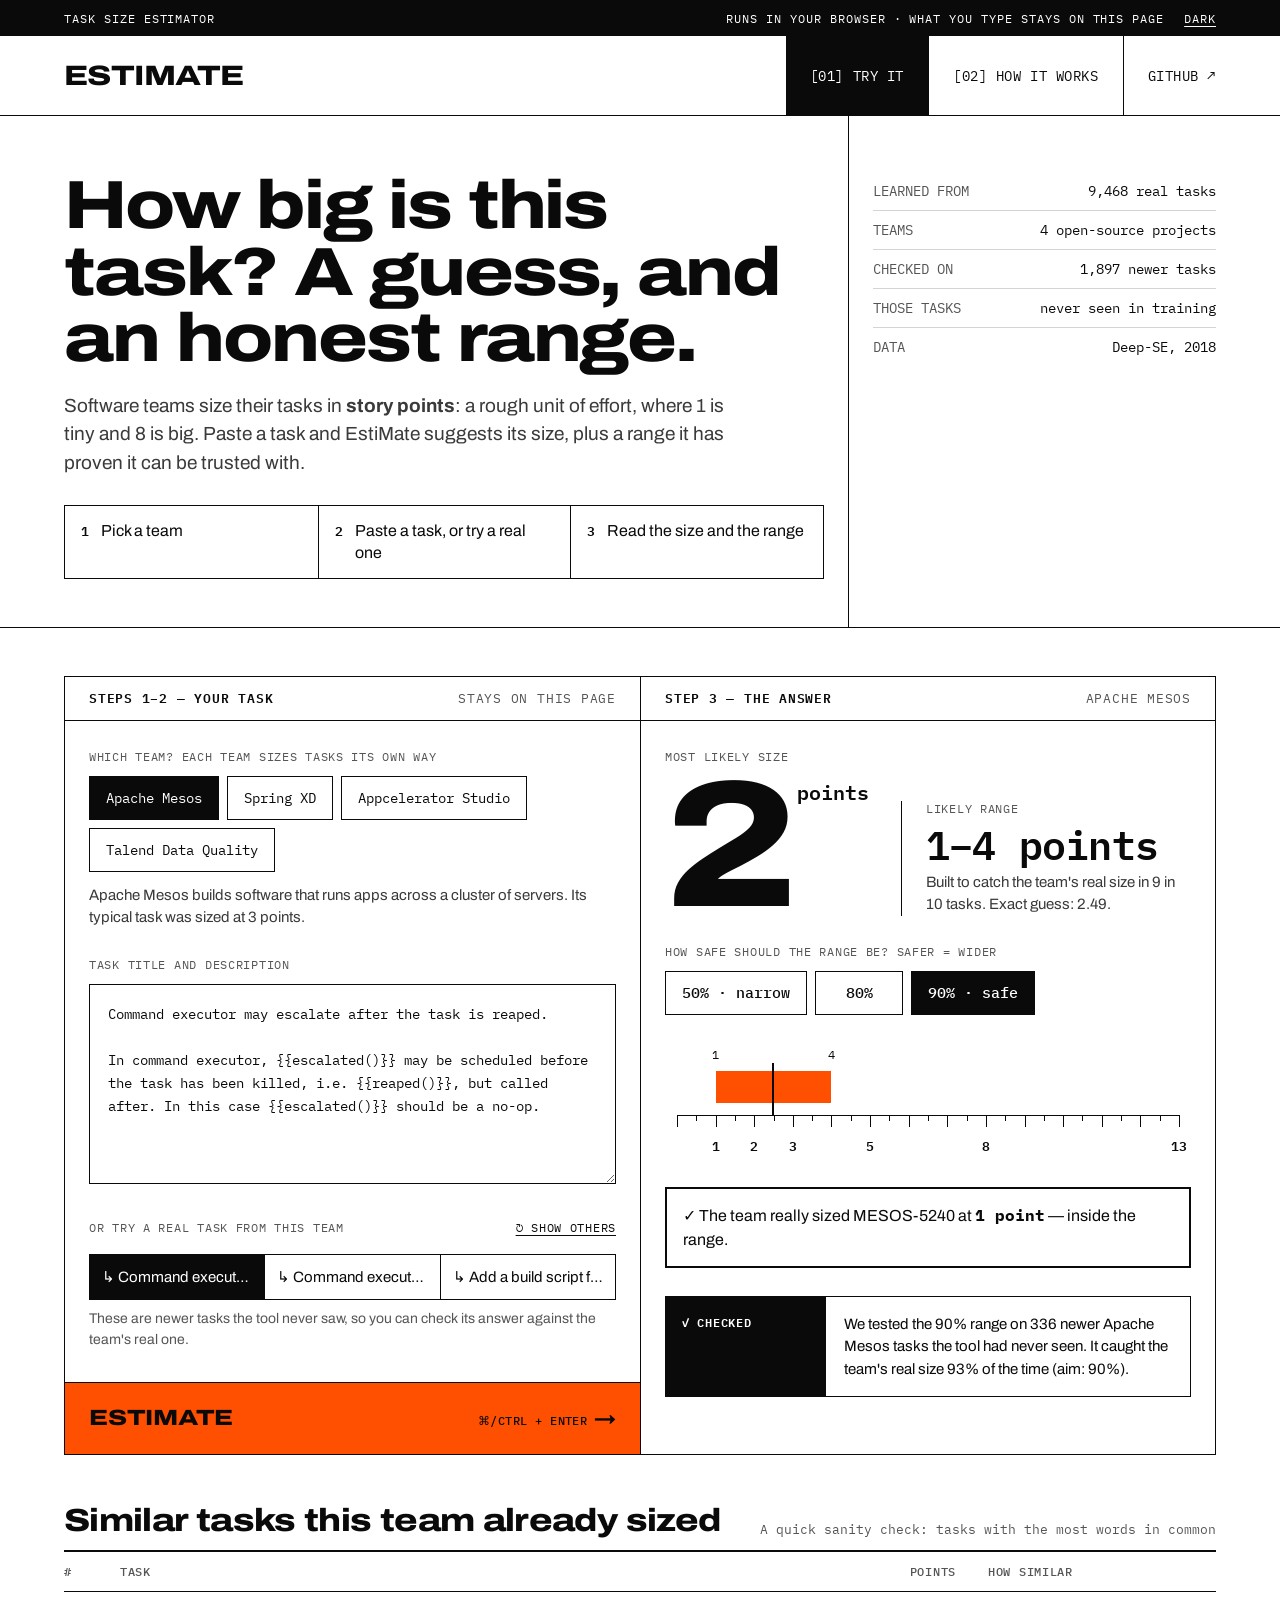
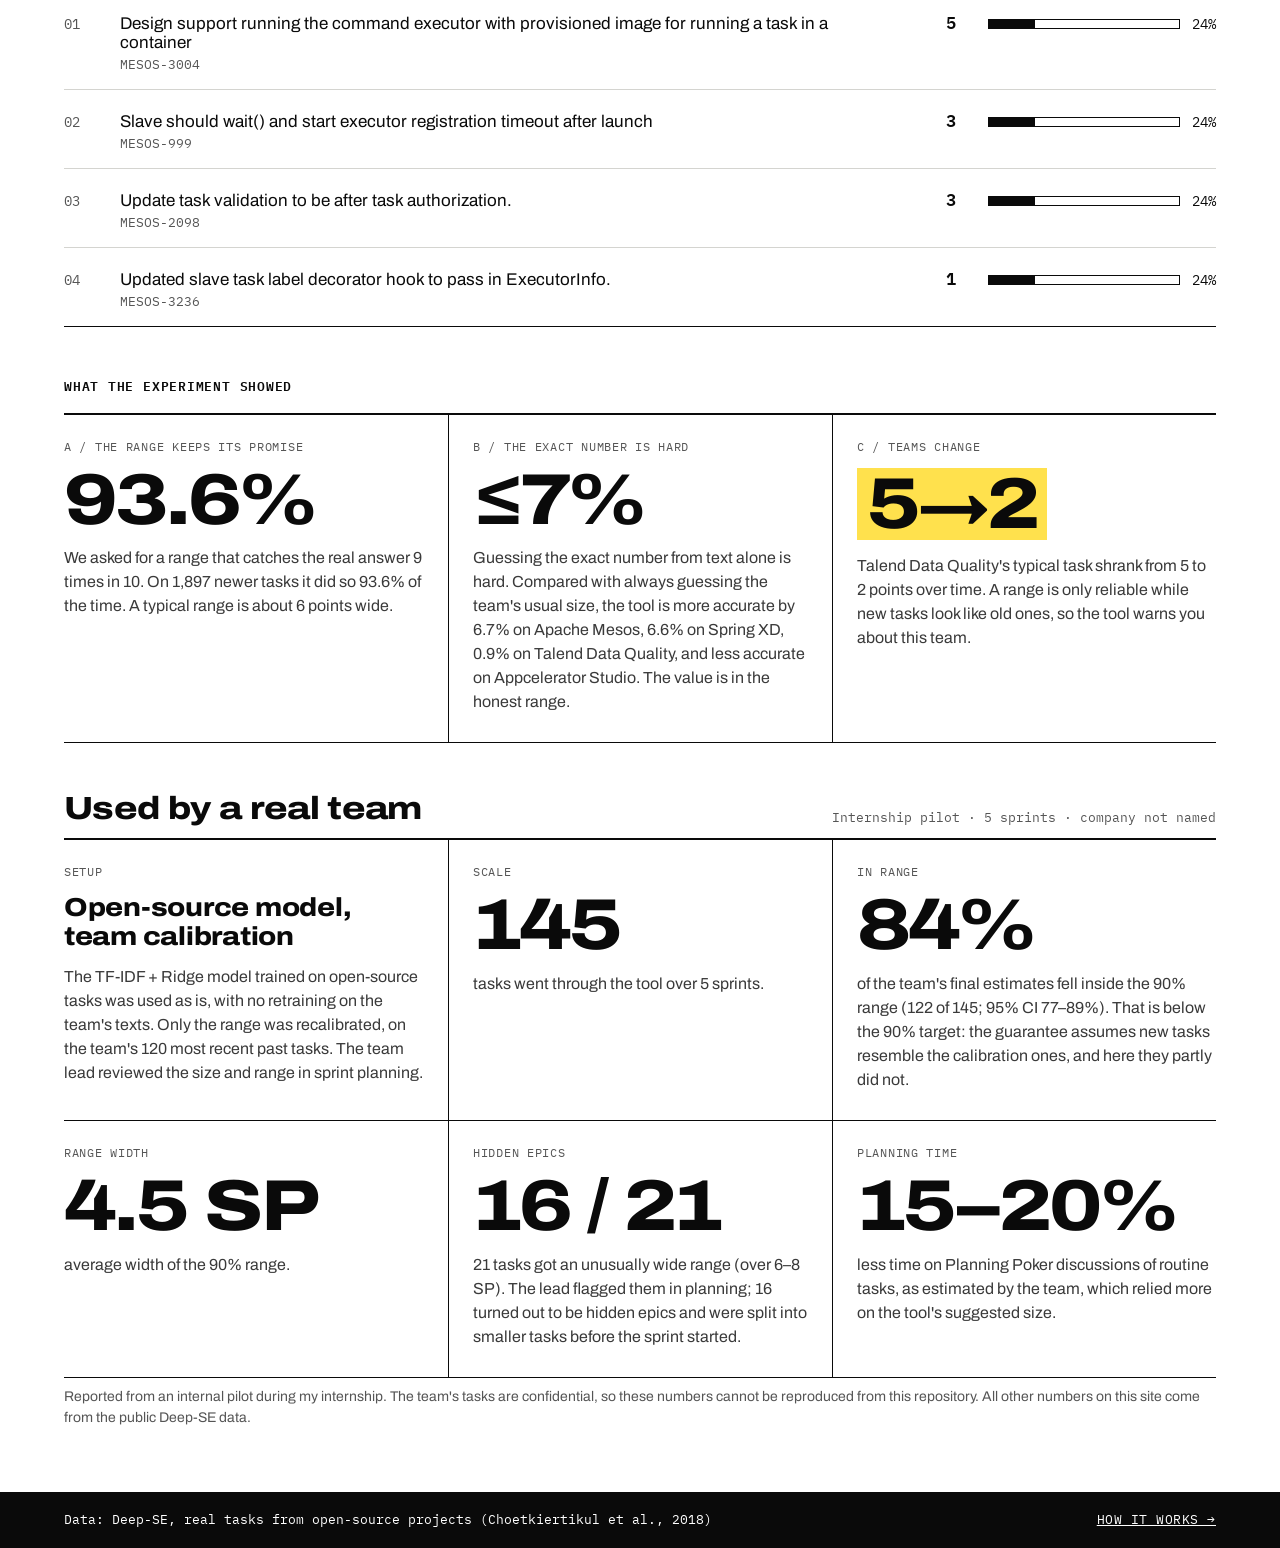
<file: web/index.html>
<!doctype html>
<html lang="en">
<head>
<meta charset="utf-8">
<meta name="viewport" content="width=device-width, initial-scale=1">
<title>EstiMate — Try it</title>
<meta name="description" content="Paste a software task and get a story point estimate plus a range that was checked on tasks the tool never saw.">
<link rel="preconnect" href="https://fonts.googleapis.com">
<link rel="preconnect" href="https://fonts.gstatic.com" crossorigin>
<link href="https://fonts.googleapis.com/css2?family=Archivo:wdth,wght@62..125,100..900&amp;family=IBM+Plex+Mono:wght@400;500;600&amp;display=swap" rel="stylesheet">
<link rel="stylesheet" href="assets/styles.css">
<script src="assets/theme.js"></script>
</head>
<body>

<div class="topbar">
  <span>Task size estimator</span>
  <span class="topbar-right">
    <span class="topbar-model">Runs in your browser · what you type stays on this page</span>
    <button type="button" class="theme-toggle" data-theme-toggle>Dark</button>
  </span>
</div>

<header class="site-header">
  <a class="wordmark" href="index.html">EstiMate</a>
  <button type="button" class="menu-button" aria-label="Open menu" aria-expanded="false" aria-controls="nav" data-menu>
    <svg width="22" height="22" viewBox="0 0 24 24" fill="none" stroke="currentColor" stroke-width="2" aria-hidden="true"><path d="M3 7h18"/><path d="M3 12h18"/><path d="M3 17h18"/></svg>
  </button>
  <nav class="nav" id="nav" aria-label="Main">
    <a href="index.html" aria-current="page">[01] Try it</a>
    <a href="method.html">[02] How it works</a>
    <a href="https://github.com/Aishayest/EstiMate">GitHub ↗</a>
  </nav>
</header>

<section class="hero">
  <div class="hero-main">
    <h1>How big is this task? A guess, and an honest range.</h1>
    <p>Software teams size their tasks in <strong>story points</strong>: a rough unit of effort, where 1 is tiny and 8 is big. Paste a task and EstiMate suggests its size, plus a range it has proven it can be trusted with.</p>
    <ol class="steps" aria-label="How to use">
      <li><b>1</b><span>Pick a team</span></li>
      <li><b>2</b><span>Paste a task, or try a real one</span></li>
      <li><b>3</b><span>Read the size and the range</span></li>
    </ol>
    <p class="hero-meta">Learned from <span data-n-issues>9,468</span> real tasks of 4 open-source teams · checked on newer tasks it never saw</p>
  </div>
  <dl class="hero-side facts-list">
    <div><dt>Learned from</dt><dd><span data-n-issues>9,468</span> real tasks</dd></div>
    <div><dt>Teams</dt><dd>4 open-source projects</dd></div>
    <div><dt>Checked on</dt><dd><span data-n-test>1,897</span> newer tasks</dd></div>
    <div><dt>Those tasks</dt><dd>never seen in training</dd></div>
    <div><dt>Data</dt><dd>Deep-SE, 2018</dd></div>
  </dl>
</section>

<main class="panel">
  <section class="pane" aria-labelledby="in-h">
    <div class="pane-head">
      <h2 id="in-h">Steps 1–2 — Your task</h2>
      <span>stays on this page</span>
    </div>
    <div class="pane-body">
      <fieldset>
        <legend class="label">Which team? Each team sizes tasks its own way</legend>
        <div class="chips" id="projects"></div>
        <p class="team-about" id="team-about"></p>
      </fieldset>
      <div class="field">
        <label class="label" for="task">Task title and description</label>
        <textarea id="task" placeholder="For example: Add a timeout to health checks. The executor waits forever for a health check to return…"></textarea>
      </div>
      <div>
        <div class="examples-head">
          <span class="label" id="examples-label">Or try a real task from this team</span>
          <button type="button" class="link-button" id="shuffle">↻ Show others</button>
        </div>
        <div class="examples" id="examples" role="group" aria-labelledby="examples-label"></div>
        <p class="hint">These are newer tasks the tool never saw, so you can check its answer against the team's real one.</p>
      </div>
    </div>
    <button type="button" class="go" id="go"><span>Estimate</span><span><kbd>⌘/Ctrl + Enter</kbd> <span aria-hidden="true">→</span></span></button>
  </section>

  <section class="pane" aria-labelledby="out-h" aria-live="polite">
    <div class="pane-head">
      <h2 id="out-h">Step 3 — The answer</h2>
      <span id="out-project"></span>
    </div>
    <div class="pane-body">
      <div class="readout">
        <div class="readout-point">
          <span class="label">Most likely size</span>
          <div class="big-number"><strong id="point">—</strong><span id="point-unit">points</span></div>
        </div>
        <div class="readout-interval">
          <span class="label">Likely range</span>
          <strong id="interval">—</strong>
          <span class="explain" id="interval-sub">Paste a task and press Estimate.</span>
        </div>
      </div>

      <fieldset>
        <legend class="label">How safe should the range be? Safer = wider</legend>
        <div class="chips levels" id="levels"></div>
      </fieldset>

      <div class="axis empty" id="axis" role="img" aria-label="No estimate yet"></div>

      <p class="truth" id="truth" hidden></p>

      <div class="badge idle" id="badge">
        <div class="badge-title" id="badge-title">? Checked?</div>
        <p id="badge-body">Loading test results…</p>
      </div>
      <p class="note" id="note" hidden></p>
    </div>
  </section>
</main>

<section class="section" aria-labelledby="sim-h">
  <div class="section-head">
    <h2 id="sim-h">Similar tasks this team already sized</h2>
    <span>A quick sanity check: tasks with the most words in common</span>
  </div>
  <table class="table neighbours">
    <thead>
      <tr>
        <th scope="col">#</th>
        <th scope="col">Task</th>
        <th scope="col" style="text-align:right">Points</th>
        <th scope="col" class="sim">How similar</th>
      </tr>
    </thead>
    <tbody id="neighbours">
      <tr class="empty-row"><td colspan="4">Estimate a task to see similar ones this team has already sized.</td></tr>
    </tbody>
  </table>
</section>

<section class="section" aria-labelledby="facts-h">
  <h2 class="stats-title" id="facts-h">What the experiment showed</h2>
  <div class="stats">
    <div class="stat">
      <span class="label">A / The range keeps its promise</span>
      <span class="stat-value" data-stat="coverage">—</span>
      <p data-stat="coverage-text">How often the 90% range caught the real answer.</p>
    </div>
    <div class="stat">
      <span class="label">B / The exact number is hard</span>
      <span class="stat-value" data-stat="gain">—</span>
      <p data-stat="gain-text">Accuracy gain over always guessing the team's usual size.</p>
    </div>
    <div class="stat">
      <span class="label">C / Teams change</span>
      <span class="stat-value drift" data-stat="drift">—</span>
      <p data-stat="drift-text">One team's usual task size, earlier vs later.</p>
    </div>
  </div>
</section>

<section class="section practice" aria-labelledby="use-h">
  <div class="section-head">
    <h2 id="use-h">Used by a real team</h2>
    <span>Internship pilot · 5 sprints · company not named</span>
  </div>
  <div class="stats practice-grid">
    <div class="stat">
      <span class="label">Setup</span>
      <h3>Open-source model, team calibration</h3>
      <p>The TF-IDF + Ridge model trained on open-source tasks was used as is, with no retraining on the team's texts. Only the range was recalibrated, on the team's 120 most recent past tasks. The team lead reviewed the size and range in sprint planning.</p>
    </div>
    <div class="stat">
      <span class="label">Scale</span>
      <span class="stat-value">145</span>
      <p>tasks went through the tool over 5 sprints.</p>
    </div>
    <div class="stat">
      <span class="label">In range</span>
      <span class="stat-value">84%</span>
      <p>of the team's final estimates fell inside the 90% range (122 of 145; 95% CI 77–89%). That is below the 90% target: the guarantee assumes new tasks resemble the calibration ones, and here they partly did not.</p>
    </div>
    <div class="stat">
      <span class="label">Range width</span>
      <span class="stat-value">4.5 SP</span>
      <p>average width of the 90% range.</p>
    </div>
    <div class="stat">
      <span class="label">Hidden epics</span>
      <span class="stat-value">16 / 21</span>
      <p>21 tasks got an unusually wide range (over 6–8 SP). The lead flagged them in planning; 16 turned out to be hidden epics and were split into smaller tasks before the sprint started.</p>
    </div>
    <div class="stat">
      <span class="label">Planning time</span>
      <span class="stat-value">15–20%</span>
      <p>less time on Planning Poker discussions of routine tasks, as estimated by the team, which relied more on the tool's suggested size.</p>
    </div>
  </div>
  <p class="hint">Reported from an internal pilot during my internship. The team's tasks are confidential, so these numbers cannot be reproduced from this repository. All other numbers on this site come from the public Deep-SE data.</p>
</section>

<footer class="site-footer">
  <span>Data: Deep-SE, real tasks from open-source projects (Choetkiertikul et al., 2018)</span>
  <a href="method.html">How it works →</a>
</footer>

<script src="assets/estimator.js"></script>
<script src="assets/common.js"></script>
<script src="assets/app.js"></script>
</body>
</html>
</file>
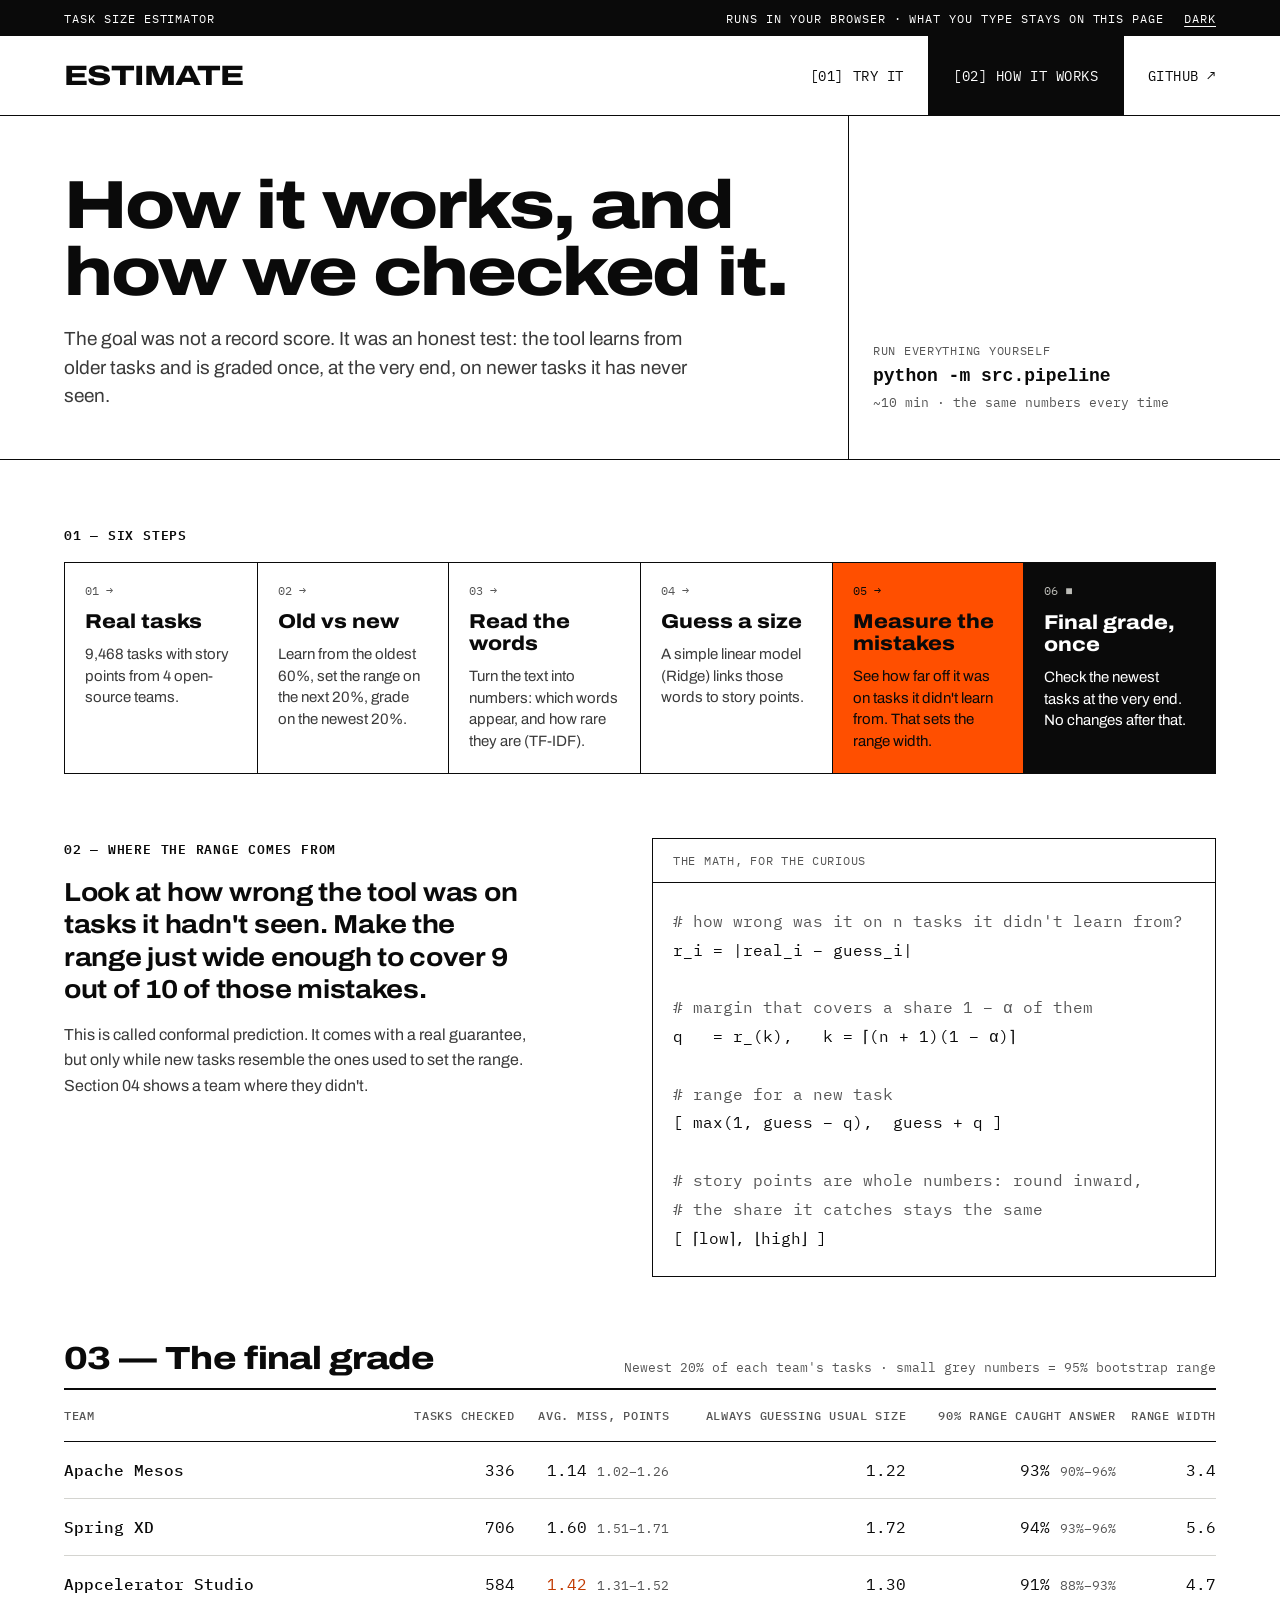
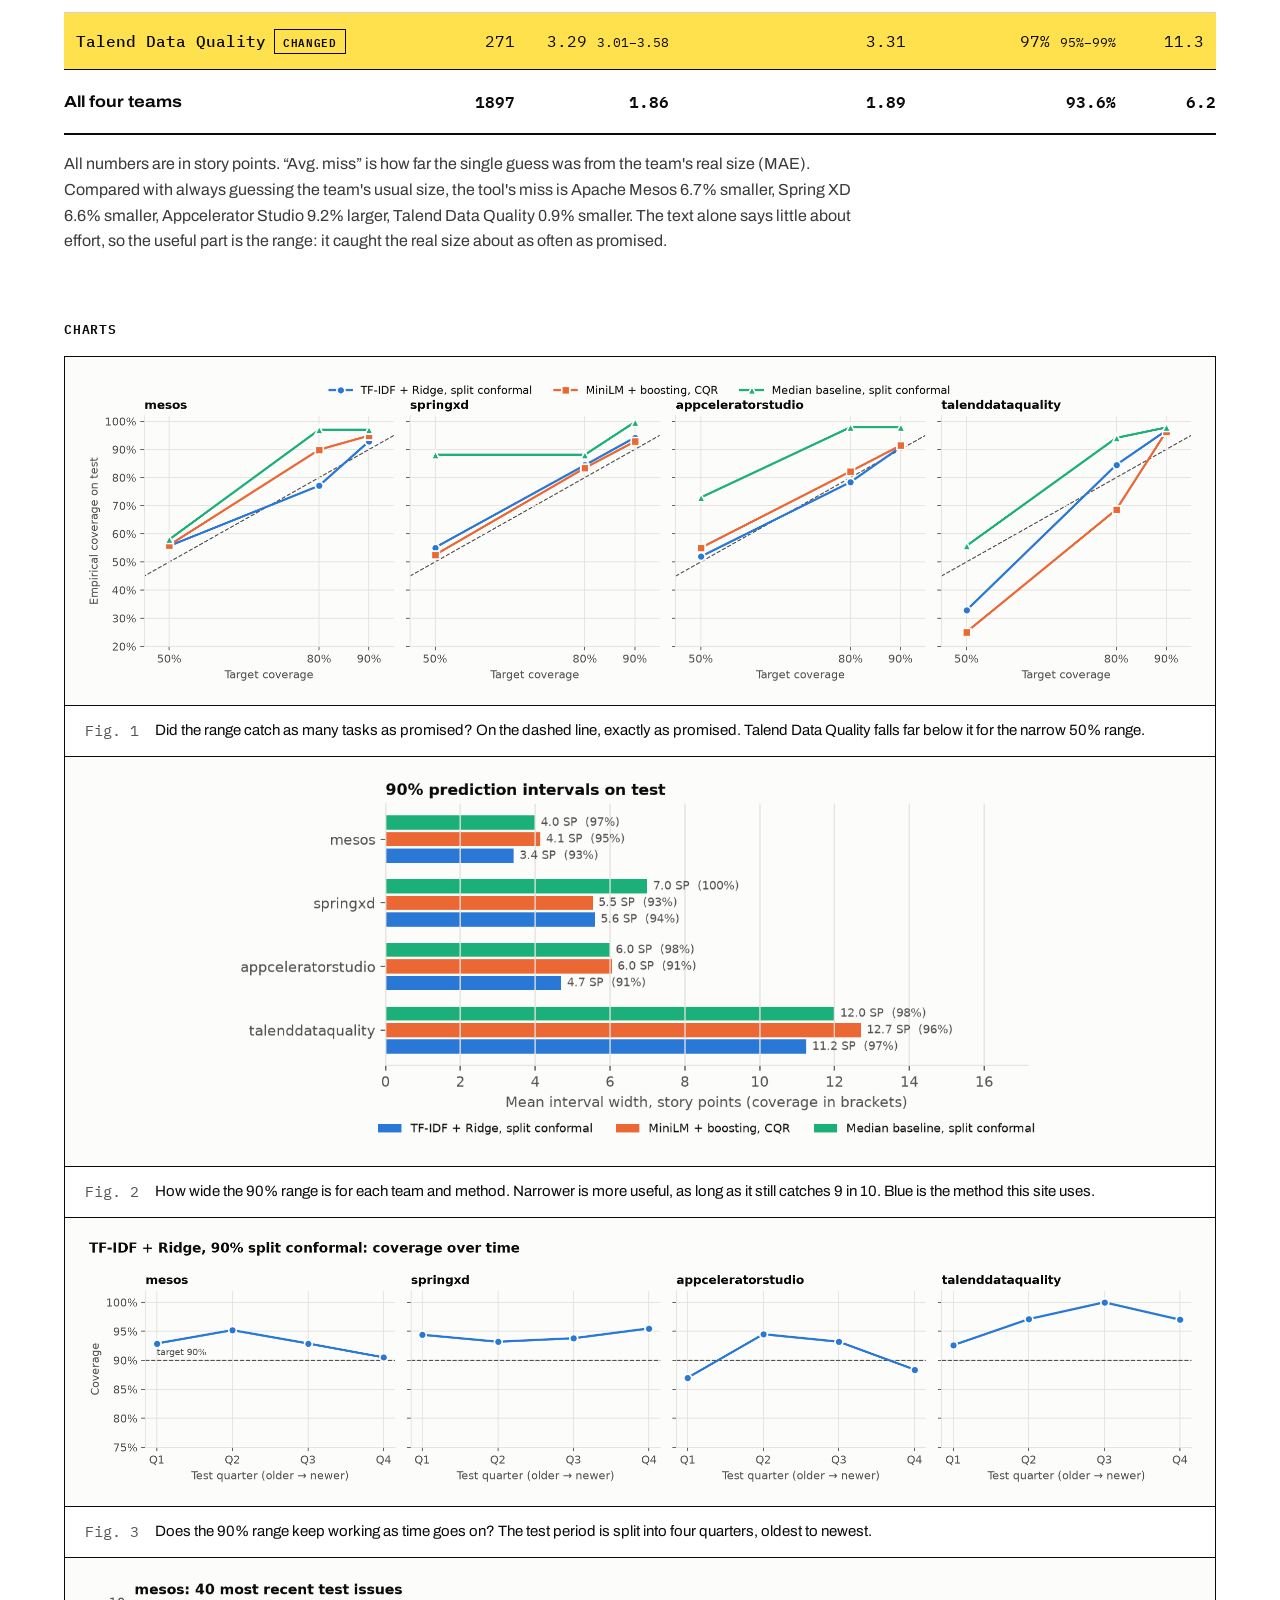
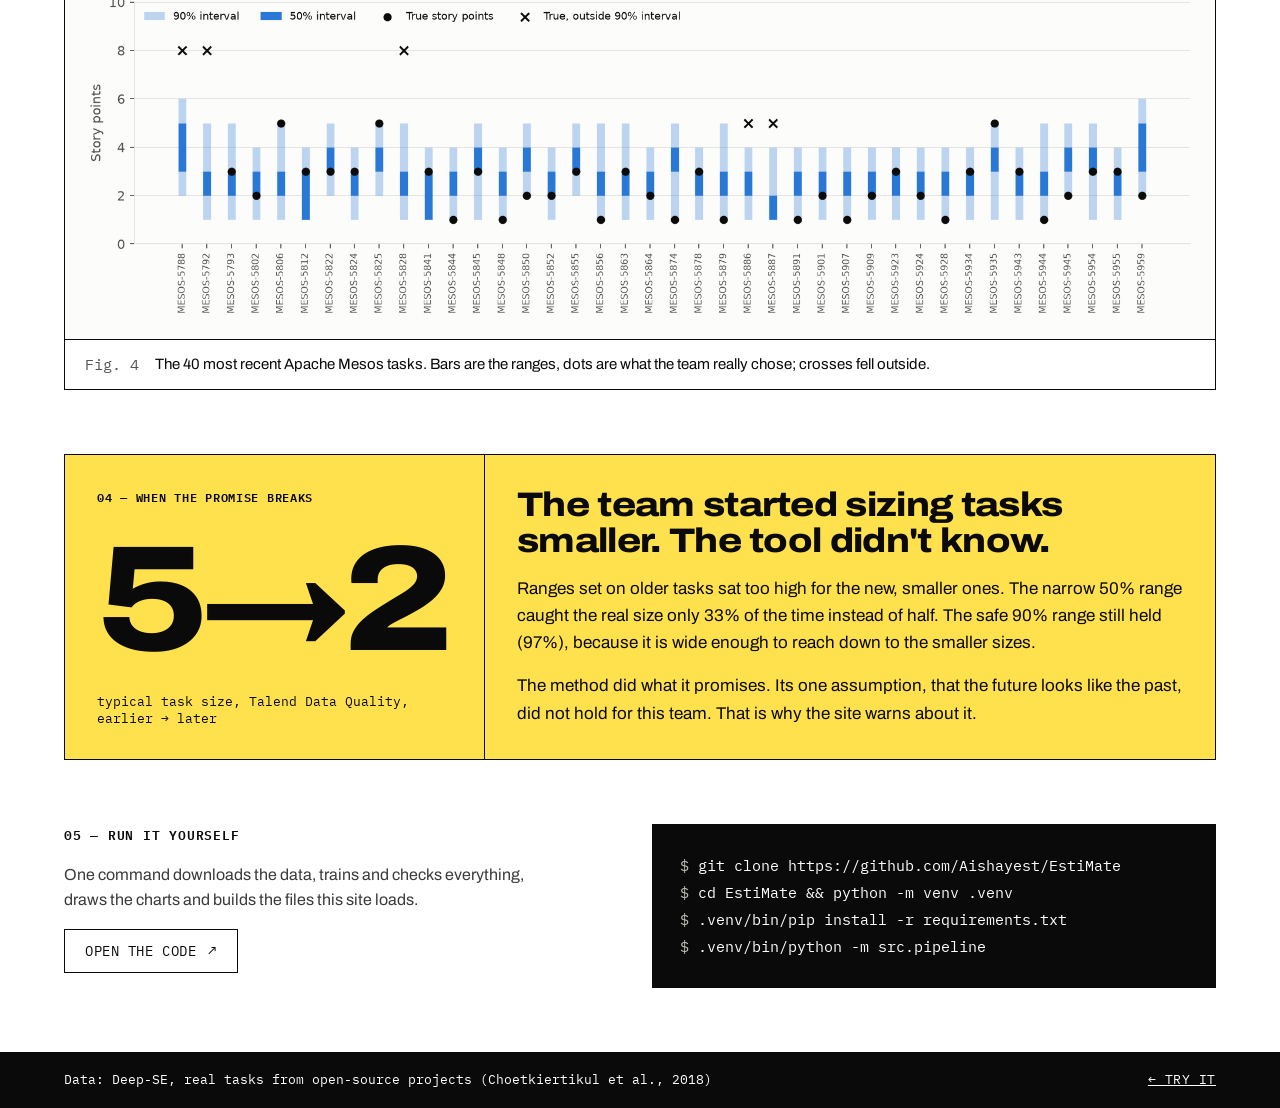
<file: web/method.html>
<!doctype html>
<html lang="en">
<head>
<meta charset="utf-8">
<meta name="viewport" content="width=device-width, initial-scale=1">
<title>EstiMate — How it works</title>
<meta name="description" content="How EstiMate learns task sizes from text, where its range comes from, and how it was checked on tasks it never saw.">
<link rel="preconnect" href="https://fonts.googleapis.com">
<link rel="preconnect" href="https://fonts.gstatic.com" crossorigin>
<link href="https://fonts.googleapis.com/css2?family=Archivo:wdth,wght@62..125,100..900&amp;family=IBM+Plex+Mono:wght@400;500;600&amp;display=swap" rel="stylesheet">
<link rel="stylesheet" href="assets/styles.css">
<script src="assets/theme.js"></script>
</head>
<body class="method">

<div class="topbar">
  <span>Task size estimator</span>
  <span class="topbar-right">
    <span class="topbar-model">Runs in your browser · what you type stays on this page</span>
    <button type="button" class="theme-toggle" data-theme-toggle>Dark</button>
  </span>
</div>

<header class="site-header">
  <a class="wordmark" href="index.html">EstiMate</a>
  <button type="button" class="menu-button" aria-label="Open menu" aria-expanded="false" aria-controls="nav" data-menu>
    <svg width="22" height="22" viewBox="0 0 24 24" fill="none" stroke="currentColor" stroke-width="2" aria-hidden="true"><path d="M3 7h18"/><path d="M3 12h18"/><path d="M3 17h18"/></svg>
  </button>
  <nav class="nav" id="nav" aria-label="Main">
    <a href="index.html">[01] Try it</a>
    <a href="method.html" aria-current="page">[02] How it works</a>
    <a href="https://github.com/Aishayest/EstiMate">GitHub ↗</a>
  </nav>
</header>

<section class="hero">
  <div class="hero-main">
    <h1>How it works, and how we checked it.</h1>
    <p>The goal was not a record score. It was an honest test: the tool learns from older tasks and is graded once, at the very end, on newer tasks it has never seen.</p>
  </div>
  <div class="hero-side reproduce">
    <span class="label">Run everything yourself</span>
    <code>python -m src.pipeline</code>
    <span>~10 min · the same numbers every time</span>
  </div>
</section>

<main>
<section class="section" aria-labelledby="pipe-h">
  <h2 class="stats-title" id="pipe-h">01 — Six steps</h2>
  <ol class="pipeline">
    <li>
      <span class="step">01 →</span>
      <strong>Real tasks</strong>
      <span><span data-n-issues>9,468</span> tasks with story points from 4 open-source teams.</span>
    </li>
    <li>
      <span class="step">02 →</span>
      <strong>Old vs new</strong>
      <span>Learn from the oldest 60%, set the range on the next 20%, grade on the newest 20%.</span>
    </li>
    <li>
      <span class="step">03 →</span>
      <strong>Read the words</strong>
      <span>Turn the text into numbers: which words appear, and how rare they are (TF-IDF).</span>
    </li>
    <li>
      <span class="step">04 →</span>
      <strong>Guess a size</strong>
      <span>A simple linear model (Ridge) links those words to story points.</span>
    </li>
    <li class="hot">
      <span class="step">05 →</span>
      <strong>Measure the mistakes</strong>
      <span>See how far off it was on tasks it didn't learn from. That sets the range width.</span>
    </li>
    <li class="end">
      <span class="step">06 ■</span>
      <strong>Final grade, once</strong>
      <span>Check the newest tasks at the very end. No changes after that.</span>
    </li>
  </ol>
</section>

<section class="section split-12" aria-labelledby="conf-h">
  <div class="left">
    <h2 class="stats-title" id="conf-h" style="margin:0">02 — Where the range comes from</h2>
    <p class="lede">Look at how wrong the tool was on tasks it hadn't seen. Make the range just wide enough to cover 9 out of 10 of those mistakes.</p>
    <p class="body">This is called conformal prediction. It comes with a real guarantee, but only while new tasks resemble the ones used to set the range. Section 04 shows a team where they didn't.</p>
  </div>
  <div class="right code-card">
    <div class="label">The math, for the curious</div>
<pre><span class="c"># how wrong was it on n tasks it didn't learn from?</span>
r_i = |real_i − guess_i|

<span class="c"># margin that covers a share 1 − α of them</span>
q   = r_(k),   k = ⌈(n + 1)(1 − α)⌉

<span class="c"># range for a new task</span>
[ max(1, guess − q),  guess + q ]

<span class="c"># story points are whole numbers: round inward,</span>
<span class="c"># the share it catches stays the same</span>
[ ⌈low⌉, ⌊high⌋ ]</pre>
  </div>
</section>

<section class="section" aria-labelledby="res-h">
  <div class="section-head">
    <h2 id="res-h">03 — The final grade</h2>
    <span>Newest 20% of each team's tasks · small grey numbers = 95% bootstrap range</span>
  </div>
  <div class="table-scroll">
    <table class="table results">
      <thead>
        <tr>
          <th scope="col">Team</th>
          <th scope="col">Tasks checked</th>
          <th scope="col">Avg. miss, points</th>
          <th scope="col">Always guessing usual size</th>
          <th scope="col">90% range caught answer</th>
          <th scope="col">Range width</th>
        </tr>
      </thead>
      <tbody id="results"></tbody>
    </table>
  </div>
  <p class="body" id="results-note" style="margin-top:16px;max-width:820px"></p>
</section>

<section class="section" aria-labelledby="fig-h">
  <h2 class="stats-title" id="fig-h">Charts</h2>
  <div class="figures">
    <figure>
      <div class="frame"><img src="figures/calibration.png" alt="Share of tasks caught by the range versus the share asked for, for four teams and three methods" loading="lazy"></div>
      <figcaption><span>Fig. 1</span><span>Did the range catch as many tasks as promised? On the dashed line, exactly as promised. Talend Data Quality falls far below it for the narrow 50% range.</span></figcaption>
    </figure>
    <figure>
      <div class="frame"><img class="narrow" src="figures/interval_width.png" alt="Average width of 90 percent ranges per team and method" loading="lazy"></div>
      <figcaption><span>Fig. 2</span><span>How wide the 90% range is for each team and method. Narrower is more useful, as long as it still catches 9 in 10. Blue is the method this site uses.</span></figcaption>
    </figure>
    <figure>
      <div class="frame"><img src="figures/coverage_over_time.png" alt="Share of tasks caught by the 90 percent range in four time periods of the test set" loading="lazy"></div>
      <figcaption><span>Fig. 3</span><span>Does the 90% range keep working as time goes on? The test period is split into four quarters, oldest to newest.</span></figcaption>
    </figure>
    <figure>
      <div class="frame"><img src="figures/example_intervals.png" alt="Ranges for the 40 most recent Apache Mesos tasks with the real story points" loading="lazy"></div>
      <figcaption><span>Fig. 4</span><span>The 40 most recent Apache Mesos tasks. Bars are the ranges, dots are what the team really chose; crosses fell outside.</span></figcaption>
    </figure>
  </div>
</section>

<section class="section drift-block" aria-labelledby="drift-h">
  <div class="drift-left">
    <span class="eyebrow">04 — When the promise breaks</span>
    <span class="big" data-drift="medians">—</span>
    <span class="mono">typical task size, <span data-drift="name"></span>, earlier → later</span>
  </div>
  <div class="drift-right">
    <h2 id="drift-h">The team started sizing tasks smaller. The tool didn't know.</h2>
    <p data-drift="body">Ranges set on older tasks sat too high for new ones.</p>
    <p>The method did what it promises. Its one assumption, that the future looks like the past, did not hold for this team. That is why the site warns about it.</p>
  </div>
</section>

<section class="section split-12" aria-labelledby="rep-h">
  <div class="left">
    <h2 class="stats-title" id="rep-h" style="margin:0">05 — Run it yourself</h2>
    <p class="body">One command downloads the data, trains and checks everything, draws the charts and builds the files this site loads.</p>
    <a class="repo-link" href="https://github.com/Aishayest/EstiMate">Open the code <span aria-hidden="true">↗</span></a>
  </div>
<pre class="right terminal"><span class="p">$</span> git clone https://github.com/Aishayest/EstiMate
<span class="p">$</span> cd EstiMate && python -m venv .venv
<span class="p">$</span> .venv/bin/pip install -r requirements.txt
<span class="p">$</span> .venv/bin/python -m src.pipeline</pre>
</section>
</main>

<footer class="site-footer">
  <span>Data: Deep-SE, real tasks from open-source projects (Choetkiertikul et al., 2018)</span>
  <a href="index.html">← Try it</a>
</footer>

<script src="assets/common.js"></script>
<script src="assets/method.js"></script>
</body>
</html>
</file>
<file: web/assets/styles.css>
/* EstiMate — Swiss-grid, black-on-white, one orange accent, yellow reserved for drift. */

:root {
  color-scheme: light;
  --bg: #ffffff;
  --ink: #0a0a0a;
  --ink-2: #3a3a3a;
  --muted: #555555;
  --rule: #0a0a0a;
  --rule-soft: #d4d4d0;
  --inv-bg: #0a0a0a;
  --inv-ink: #ffffff;
  --inv-muted: #bdbdb8;
  --accent: #ff4f00;
  --on-accent: #0a0a0a;
  --drift: #ffe14d;
  --on-drift: #0a0a0a;
  --link-hover: #c23a00;
  --fig-bg: #f4f4f1;
  --fig-grid: #e2e2de;

  --sans: "Archivo", "Helvetica Neue", Helvetica, sans-serif;
  --mono: "IBM Plex Mono", ui-monospace, Menlo, monospace;
  --gutter: 64px;
}

@media (prefers-color-scheme: dark) {
  :root:not([data-theme="light"]) {
    color-scheme: dark;
    --bg: #0a0a0a;
    --ink: #f2f2ee;
    --ink-2: #c9c9c4;
    --muted: #a3a3a0;
    --rule: #f2f2ee;
    --rule-soft: #3a3a38;
    --inv-bg: #f2f2ee;
    --inv-ink: #0a0a0a;
    --inv-muted: #555555;
    --link-hover: #ff7a40;
    --fig-bg: #1a1a19;
    --fig-grid: #2a2a28;
  }
}
:root[data-theme="dark"] {
  color-scheme: dark;
  --bg: #0a0a0a;
  --ink: #f2f2ee;
  --ink-2: #c9c9c4;
  --muted: #a3a3a0;
  --rule: #f2f2ee;
  --rule-soft: #3a3a38;
  --inv-bg: #f2f2ee;
  --inv-ink: #0a0a0a;
  --inv-muted: #555555;
  --link-hover: #ff7a40;
  --fig-bg: #1a1a19;
  --fig-grid: #2a2a28;
}

*, *::before, *::after { box-sizing: border-box; }

html { -webkit-text-size-adjust: 100%; }

body {
  margin: 0;
  background: var(--bg);
  color: var(--ink);
  font-family: var(--sans);
  min-height: 100vh;
  display: flex;
  flex-direction: column;
}

a { color: var(--ink); }
a:hover { color: var(--link-hover); }

button { font: inherit; color: inherit; cursor: pointer; }
button:focus-visible, a:focus-visible, textarea:focus-visible {
  outline: 3px solid var(--accent);
  outline-offset: 2px;
}

.mono { font-family: var(--mono); }
.label {
  font-family: var(--mono);
  font-size: 12px;
  letter-spacing: 0.06em;
  text-transform: uppercase;
  color: var(--muted);
}
.visually-hidden {
  position: absolute; width: 1px; height: 1px; overflow: hidden;
  clip: rect(0 0 0 0); white-space: nowrap;
}

/* ---------- top bar & header ---------- */

.topbar {
  min-height: 36px;
  background: var(--inv-bg);
  color: var(--inv-ink);
  padding: 0 var(--gutter);
  display: flex;
  align-items: center;
  justify-content: space-between;
  gap: 16px;
  font-family: var(--mono);
  font-size: 12px;
  letter-spacing: 0.08em;
  text-transform: uppercase;
}
.topbar-right { display: flex; align-items: center; gap: 20px; }
.theme-toggle {
  min-height: 36px;
  padding: 0;
  border: 0;
  background: none;
  color: var(--inv-ink);
  font-family: var(--mono);
  font-size: 12px;
  letter-spacing: 0.08em;
  text-transform: uppercase;
  text-decoration: underline;
  text-underline-offset: 3px;
}

.site-header {
  height: 80px;
  padding: 0 var(--gutter);
  display: flex;
  align-items: center;
  justify-content: space-between;
  border-bottom: 1px solid var(--rule);
  position: relative;
}
.wordmark {
  font-size: 28px;
  font-weight: 800;
  font-stretch: 125%;
  letter-spacing: -0.02em;
  text-transform: uppercase;
  text-decoration: none;
}
.nav {
  display: flex;
  align-items: stretch;
  height: 100%;
  font-family: var(--mono);
  font-size: 14px;
  text-transform: uppercase;
  letter-spacing: 0.04em;
}
.nav a {
  display: flex;
  align-items: center;
  padding: 0 24px;
  text-decoration: none;
  border-left: 1px solid var(--rule);
}
.nav a:first-child { border-left: 0; }
.nav a[aria-current="page"] { background: var(--inv-bg); color: var(--inv-ink); }
.nav a:last-child { padding-right: 0; }
.menu-button { display: none; }

/* ---------- hero ---------- */

.hero {
  padding: 0 var(--gutter);
  display: grid;
  grid-template-columns: repeat(12, minmax(0, 1fr));
  column-gap: 24px;
  border-bottom: 1px solid var(--rule);
}
.hero-main {
  grid-column: span 8;
  padding: 56px 0 48px;
  display: flex;
  flex-direction: column;
  gap: 20px;
}
.hero h1 {
  margin: 0;
  font-size: 68px;
  line-height: 0.98;
  font-weight: 800;
  font-stretch: 118%;
  letter-spacing: -0.03em;
}
.hero p { margin: 0; font-size: 19px; line-height: 1.5; color: var(--ink-2); max-width: 660px; }
.hero-side {
  grid-column: span 4;
  margin: 0;
  padding: 56px 0 48px 24px;
  border-left: 1px solid var(--rule);
  display: flex;
  flex-direction: column;
  justify-content: flex-end;
  font-family: var(--mono);
  font-size: 14px;
}
.hero .hero-meta { display: none; font-family: var(--mono); font-size: 13px; line-height: 1.6; color: var(--muted); }
.hero-side.facts-list { justify-content: flex-start; }
.facts-list div {
  display: flex;
  justify-content: space-between;
  gap: 16px;
  padding: 10px 0;
  border-bottom: 1px solid var(--rule-soft);
}
.facts-list div:last-child { border-bottom: 0; }
.facts-list dt { color: var(--muted); text-transform: uppercase; }
.facts-list dd { margin: 0; text-align: right; }

/* ---------- three steps ---------- */

.steps {
  list-style: none;
  margin: 8px 0 0;
  padding: 0;
  display: grid;
  grid-template-columns: repeat(3, minmax(0, 1fr));
  border: 1px solid var(--rule);
  max-width: 760px;
}
.steps li { padding: 14px 16px; display: flex; gap: 12px; align-items: baseline; border-left: 1px solid var(--rule); font-size: 16px; line-height: 1.35; }
.steps li:first-child { border-left: 0; }
.steps b { font-family: var(--mono); font-size: 13px; font-weight: 600; }

.team-about { margin: 12px 0 0; font-size: 15px; line-height: 1.5; color: var(--ink-2); }
.hint { margin: 8px 0 0; font-size: 14px; line-height: 1.5; color: var(--muted); }

/* ---------- estimator panel ---------- */

.panel {
  margin: 48px var(--gutter) 0;
  border: 1px solid var(--rule);
  display: grid;
  grid-template-columns: repeat(2, minmax(0, 1fr));
}
.pane { min-width: 0; display: flex; flex-direction: column; }
.pane + .pane { border-left: 1px solid var(--rule); }
.pane-head {
  height: 44px;
  padding: 0 24px;
  border-bottom: 1px solid var(--rule);
  display: flex;
  align-items: center;
  justify-content: space-between;
  gap: 12px;
  font-family: var(--mono);
  font-size: 13px;
  letter-spacing: 0.06em;
  text-transform: uppercase;
}
.pane-head h2 { margin: 0; font-size: 13px; font-weight: 600; }
.pane-head span { color: var(--muted); overflow: hidden; text-overflow: ellipsis; white-space: nowrap; }
.pane-body {
  padding: 28px 24px 32px;
  display: flex;
  flex-direction: column;
  gap: 28px;
  flex-grow: 1;
}

fieldset { border: 0; padding: 0; margin: 0; min-width: 0; }
legend { padding: 0; margin-bottom: 12px; }

.chips { display: flex; gap: 8px; flex-wrap: wrap; }
.chip {
  min-height: 44px;
  padding: 0 16px;
  border: 1px solid var(--rule);
  border-radius: 0;
  background: var(--bg);
  color: var(--ink);
  font-family: var(--mono);
  font-size: 14px;
}
.chip[aria-pressed="true"] { background: var(--inv-bg); color: var(--inv-ink); border-color: var(--inv-bg); }
.chip:hover:not([aria-pressed="true"]) { background: var(--fig-bg); }
.chips.levels .chip { min-width: 88px; font-size: 15px; font-weight: 500; }

.field { display: flex; flex-direction: column; gap: 12px; }
textarea {
  height: 200px;
  min-height: 120px;
  padding: 18px;
  border: 1px solid var(--rule);
  border-radius: 0;
  background: var(--bg);
  color: var(--ink);
  font-family: var(--mono);
  font-size: 14px;
  line-height: 1.65;
  resize: vertical;
}
textarea::placeholder { color: var(--muted); }

.examples-head { display: flex; justify-content: space-between; align-items: center; gap: 12px; }
.link-button {
  min-height: 32px;
  padding: 0;
  border: 0;
  background: none;
  font-family: var(--mono);
  font-size: 12px;
  letter-spacing: 0.06em;
  text-transform: uppercase;
  text-decoration: underline;
  text-underline-offset: 3px;
}
.examples { display: flex; border: 1px solid var(--rule); margin-top: 10px; }
.example {
  flex: 1 1 0;
  min-width: 0;
  min-height: 44px;
  padding: 0 12px;
  border: 0;
  border-left: 1px solid var(--rule);
  background: var(--bg);
  font-family: var(--sans);
  font-size: 15px;
  text-align: left;
  overflow: hidden;
  text-overflow: ellipsis;
  white-space: nowrap;
}
.example:first-child { border-left: 0; }
.example:hover { background: var(--fig-bg); }
.example[aria-pressed="true"] { background: var(--inv-bg); color: var(--inv-ink); }

.go {
  min-height: 72px;
  border: 0;
  border-top: 1px solid var(--rule);
  border-radius: 0;
  background: var(--accent);
  color: var(--on-accent);
  padding: 0 24px;
  display: flex;
  align-items: center;
  justify-content: space-between;
  font-family: var(--sans);
  font-size: 22px;
  font-weight: 800;
  font-stretch: 125%;
  text-transform: uppercase;
  letter-spacing: -0.01em;
}
.go:disabled { cursor: progress; opacity: 0.7; }
.go kbd { font-family: var(--mono); font-size: 12px; font-weight: 500; letter-spacing: 0.04em; }

/* output */
.readout { display: flex; align-items: flex-end; gap: 32px; }
.readout-point { display: flex; flex-direction: column; gap: 12px; }
.big-number { display: flex; align-items: flex-start; gap: 8px; }
.big-number strong {
  font-size: 180px;
  font-weight: 800;
  font-stretch: 118%;
  line-height: 0.78;
  letter-spacing: -0.05em;
}
.big-number span { font-family: var(--mono); font-size: 20px; font-weight: 600; }
.readout-interval {
  display: flex;
  flex-direction: column;
  gap: 8px;
  padding-left: 24px;
  border-left: 1px solid var(--rule);
  font-family: var(--mono);
  min-width: 0;
}
.readout-interval .explain { font-family: var(--sans); font-size: 15px; line-height: 1.45; color: var(--ink-2); max-width: 300px; }
.readout-interval strong { font-size: 40px; font-weight: 600; letter-spacing: -0.02em; line-height: 1; }
.readout-interval .sub { font-size: 13px; color: var(--muted); }

.axis { position: relative; height: 116px; margin: 0 12px; }
.axis > * { position: absolute; }
.axis .edge { top: 4px; transform: translateX(-50%); font-family: var(--mono); font-size: 12px; white-space: nowrap; }
.axis .band { top: 28px; height: 32px; background: var(--accent); }
.axis .point { top: 20px; width: 2px; height: 52px; margin-left: -1px; background: var(--ink); }
.axis .line { left: 0; right: 0; top: 72px; height: 1px; background: var(--rule); }
.axis .tick { top: 72px; width: 1px; background: var(--rule); }
.axis .tick-label { top: 92px; transform: translateX(-50%); font-family: var(--mono); font-size: 13px; font-weight: 600; }
.axis.empty .band, .axis.empty .point, .axis.empty .edge { display: none; }

.badge {
  border: 1px solid var(--rule);
  display: grid;
  grid-template-columns: 160px minmax(0, 1fr);
}
.badge-title {
  padding: 16px;
  font-family: var(--mono);
  font-size: 12px;
  font-weight: 600;
  letter-spacing: 0.06em;
  text-transform: uppercase;
  line-height: 1.5;
}
.badge p { margin: 0; padding: 16px 18px; font-size: 15px; line-height: 1.5; }
.badge.ok .badge-title { background: var(--inv-bg); color: var(--inv-ink); }
.badge.warn { background: var(--drift); color: var(--on-drift); border-color: var(--on-drift); }
.badge.warn .badge-title { border-right: 1px solid var(--on-drift); }
.badge.idle { border-style: dashed; color: var(--ink-2); }
.badge.idle .badge-title { border-right: 1px dashed var(--rule); }

.truth { margin: 0; padding: 14px 16px; border: 1px solid var(--rule); font-size: 16px; line-height: 1.5; }
.truth.hit { border-width: 2px; }
.truth.miss { border-style: dashed; }
.truth strong { font-family: var(--mono); }
.note { margin: 0; font-size: 14px; line-height: 1.5; color: var(--ink-2); }

/* ---------- nearest issues ---------- */

.section { margin: 48px var(--gutter) 0; }
.method main .section { margin-top: 64px; }
.section-head {
  display: flex;
  justify-content: space-between;
  align-items: flex-end;
  gap: 16px;
  padding-bottom: 12px;
  border-bottom: 2px solid var(--rule);
}
.section-head h2, .display-h2 {
  margin: 0;
  font-size: 32px;
  font-weight: 800;
  font-stretch: 118%;
  letter-spacing: -0.02em;
}
.section-head span { font-family: var(--mono); font-size: 13px; color: var(--muted); text-align: right; }

.table { width: 100%; border-collapse: collapse; }
.table td { overflow-wrap: anywhere; }
body { overflow-wrap: break-word; }
.table th {
  padding: 12px 0;
  font-family: var(--mono);
  font-size: 12px;
  font-weight: 500;
  letter-spacing: 0.06em;
  text-transform: uppercase;
  color: var(--muted);
  text-align: left;
  border-bottom: 1px solid var(--rule);
}
.table td { padding: 16px 0; border-bottom: 1px solid var(--rule-soft); font-size: 17px; vertical-align: baseline; }
.table tr:last-child td { border-bottom-color: var(--rule); }
.table .num { font-family: var(--mono); font-size: 14px; color: var(--muted); width: 56px; }
.table .key { font-family: var(--mono); font-size: 13px; color: var(--muted); display: block; margin-top: 4px; }
.table .sp { font-family: var(--mono); font-weight: 600; text-align: right; width: 120px; }
.table .sim { width: 260px; padding-left: 32px; }
.simbar { display: flex; align-items: center; gap: 12px; }
.simbar div { flex-grow: 1; height: 10px; border: 1px solid var(--rule); }
.simbar div i { display: block; height: 100%; background: var(--ink); }
.simbar span { font-family: var(--mono); font-size: 14px; }
.empty-row td { color: var(--muted); font-family: var(--mono); font-size: 14px; }

/* ---------- three numbers ---------- */

.stats-title { margin: 0 0 16px; font-family: var(--mono); font-size: 13px; font-weight: 600; letter-spacing: 0.06em; text-transform: uppercase; }
.stats {
  display: grid;
  grid-template-columns: repeat(3, minmax(0, 1fr));
  border-top: 2px solid var(--rule);
  border-bottom: 1px solid var(--rule);
}
.stat { padding: 24px 24px 28px; display: flex; flex-direction: column; gap: 14px; border-left: 1px solid var(--rule); }
.stat:first-child { padding-left: 0; border-left: 0; }
.stat:last-child { padding-right: 0; }
.stat-value {
  align-self: flex-start;
  font-size: 72px;
  font-weight: 800;
  font-stretch: 118%;
  letter-spacing: -0.04em;
  line-height: 0.9;
}
.stat-value.drift { padding: 0 10px; background: var(--drift); color: var(--on-drift); line-height: 1; }
.stat p { margin: 0; font-size: 16px; line-height: 1.5; color: var(--ink-2); }

/* ---------- in practice ---------- */

.practice-grid { margin-top: 0; border-top: 0; }
.practice-grid .stat:nth-child(3n + 1) { padding-left: 0; border-left: 0; }
.practice-grid .stat:nth-child(3n) { padding-right: 0; }
.practice-grid .stat:nth-child(n + 4) { border-top: 1px solid var(--rule); }
.practice-grid .stat:last-child { padding-right: 0; }
.practice-grid h3 { margin: 0; font-size: 26px; font-weight: 800; font-stretch: 112%; line-height: 1.1; letter-spacing: -0.01em; }

/* ---------- footer ---------- */

.site-footer {
  margin-top: 64px;
  min-height: 56px;
  background: var(--inv-bg);
  color: var(--inv-ink);
  padding: 0 var(--gutter);
  display: flex;
  justify-content: space-between;
  align-items: center;
  gap: 16px;
  font-family: var(--mono);
  font-size: 13px;
}
.site-footer a { color: var(--inv-ink); text-transform: uppercase; letter-spacing: 0.04em; }
.site-footer a:hover { color: var(--accent); }

/* ---------- method page ---------- */

.hero-side.reproduce { gap: 8px; }
.hero-side.reproduce code { font-size: 18px; font-weight: 600; }
.hero-side.reproduce span:last-child { font-size: 13px; color: var(--muted); }

.pipeline {
  list-style: none;
  margin: 0;
  padding: 0;
  display: grid;
  grid-template-columns: repeat(6, minmax(0, 1fr));
  border: 1px solid var(--rule);
}
.pipeline li { padding: 20px; display: flex; flex-direction: column; gap: 12px; min-height: 180px; border-left: 1px solid var(--rule); }
.pipeline li:first-child { border-left: 0; }
.pipeline .step { font-family: var(--mono); font-size: 12px; color: var(--muted); }
.pipeline strong { font-size: 20px; font-weight: 800; font-stretch: 112%; line-height: 1.1; }
.pipeline li > span:last-child { font-size: 15px; line-height: 1.45; color: var(--ink-2); }
.pipeline li.hot { background: var(--accent); color: var(--on-accent); }
.pipeline li.hot .step, .pipeline li.hot > span:last-child { color: var(--on-accent); }
.pipeline li.end { background: var(--inv-bg); color: var(--inv-ink); }
.pipeline li.end .step { color: var(--inv-muted); }
.pipeline li.end > span:last-child { color: var(--inv-ink); }

.split-12 { display: grid; grid-template-columns: repeat(12, minmax(0, 1fr)); column-gap: 24px; }
.split-12 .left { grid-column: span 5; display: flex; flex-direction: column; gap: 16px; }
.split-12 .right { grid-column: 7 / span 6; min-width: 0; }
.lede { margin: 0; font-size: 26px; line-height: 1.25; font-weight: 700; font-stretch: 110%; letter-spacing: -0.01em; }
.body { margin: 0; font-size: 16px; line-height: 1.6; color: var(--ink-2); }

.code-card { border: 1px solid var(--rule); }
.code-card .label { height: 44px; padding: 0 20px; border-bottom: 1px solid var(--rule); display: flex; align-items: center; }
.code-card pre { margin: 0; padding: 24px 20px; font-family: var(--mono); font-size: 16px; line-height: 1.8; overflow-x: auto; }
.code-card .c { color: var(--muted); }

.results { font-family: var(--mono); font-size: 16px; }
.results th, .results td { text-align: right; padding: 18px 0; }
.results th:first-child, .results tbody th { text-align: left; }
.results tbody th { font-weight: 500; font-size: 16px; text-transform: none; letter-spacing: 0; color: inherit; border-bottom: 1px solid var(--rule-soft); }
.results td { font-size: 16px; }
.results .ci { color: var(--muted); font-weight: 400; font-size: 13px; }
.results tr.drift-row { background: var(--drift); color: var(--on-drift); }
.results tr.drift-row th, .results tr.drift-row td { border-bottom-color: var(--on-drift); }
.results tr.drift-row .ci { color: var(--on-drift); }
.results tr.drift-row th { padding-left: 12px; }
.results tr.drift-row td:last-child { padding-right: 12px; }
.results tr.total th, .results tr.total td { border-bottom: 2px solid var(--rule); font-weight: 600; }
.results tr.total th { font-family: var(--sans); font-weight: 700; font-stretch: 112%; }
.tag { margin-left: 8px; padding: 2px 8px; border: 1px solid currentColor; font-size: 11px; font-weight: 600; letter-spacing: 0.06em; text-transform: uppercase; }
.worse { color: var(--link-hover); }
.table-scroll { overflow-x: auto; }

.figures { display: grid; grid-template-columns: 1fr; border-top: 1px solid var(--rule); border-left: 1px solid var(--rule); }
.figures figure { margin: 0; border-right: 1px solid var(--rule); border-bottom: 1px solid var(--rule); display: flex; flex-direction: column; }
.figures .frame { background: #fcfcfb; padding: 16px; flex-grow: 1; display: flex; align-items: center; }
.figures img { display: block; width: 100%; height: auto; margin: 0 auto; }
.figures img.narrow { max-width: 820px; }
.figures figcaption { padding: 14px 20px; border-top: 1px solid var(--rule); display: flex; gap: 16px; font-size: 15px; line-height: 1.45; }
.figures figcaption span:first-child { font-family: var(--mono); color: var(--muted); white-space: nowrap; }

.drift-block {
  background: var(--drift);
  color: var(--on-drift);
  border: 1px solid var(--on-drift);
  display: grid;
  grid-template-columns: 420px minmax(0, 1fr);
}
.drift-block a { color: var(--on-drift); }
.drift-left { padding: 32px; border-right: 1px solid var(--on-drift); display: flex; flex-direction: column; justify-content: space-between; gap: 24px; }
.drift-left .big { font-size: 150px; font-weight: 800; font-stretch: 118%; letter-spacing: -0.05em; line-height: 0.8; }
.drift-left .eyebrow { font-family: var(--mono); font-size: 12px; font-weight: 600; letter-spacing: 0.06em; text-transform: uppercase; }
.drift-left .mono { font-size: 13px; }
.drift-right { padding: 32px; display: flex; flex-direction: column; justify-content: center; gap: 16px; }
.drift-right h2 { margin: 0; font-size: 34px; font-weight: 800; font-stretch: 115%; line-height: 1.05; letter-spacing: -0.02em; }
.drift-right p { margin: 0; font-size: 17px; line-height: 1.6; }

.repo-link {
  align-self: flex-start;
  min-height: 44px;
  display: flex;
  align-items: center;
  gap: 12px;
  padding: 0 20px;
  border: 1px solid var(--rule);
  text-decoration: none;
  font-family: var(--mono);
  font-size: 14px;
  text-transform: uppercase;
  letter-spacing: 0.04em;
}
.terminal { margin: 0; background: var(--inv-bg); color: var(--inv-ink); padding: 28px; font-family: var(--mono); font-size: 15px; line-height: 1.8; overflow-x: auto; }
.terminal .p { color: var(--inv-muted); }

/* ---------- tablet ---------- */

@media (max-width: 1100px) {
  :root { --gutter: 32px; }
  .hero h1 { font-size: 52px; }
  .big-number strong { font-size: 140px; }
  .pipeline { grid-template-columns: repeat(3, minmax(0, 1fr)); }
  .pipeline li:nth-child(4) { border-left: 0; }
  .pipeline li:nth-child(n + 4) { border-top: 1px solid var(--rule); }
  .drift-block { grid-template-columns: 300px minmax(0, 1fr); }
  .drift-left .big { font-size: 110px; }
}

/* ---------- phone ---------- */

@media (max-width: 760px) {
  :root { --gutter: 16px; }

  .topbar { min-height: 28px; font-size: 11px; }
  .topbar-model { display: none; }
  .theme-toggle { min-height: 28px; font-size: 11px; }

  .site-header { height: 60px; padding-right: 0; }
  .wordmark { font-size: 22px; }
  .menu-button {
    display: flex;
    align-items: center;
    justify-content: center;
    width: 60px;
    height: 60px;
    border: 0;
    border-left: 1px solid var(--rule);
    background: var(--bg);
  }
  .nav {
    display: none;
    position: absolute;
    top: 60px;
    left: 0;
    right: 0;
    height: auto;
    flex-direction: column;
    background: var(--bg);
    border-bottom: 1px solid var(--rule);
    z-index: 10;
  }
  .nav.open { display: flex; }
  .nav a { min-height: 52px; padding: 0 16px; border-left: 0; border-top: 1px solid var(--rule); }
  .nav a:last-child { padding-right: 16px; }

  .hero { display: flex; flex-direction: column; }
  .hero-main { padding: 28px 0 20px; gap: 14px; }
  .hero h1 { font-size: 38px; line-height: 1; font-stretch: 115%; }
  .hero p { font-size: 16px; }
  .hero-side { padding: 0 0 24px; border-left: 0; font-size: 13px; }
  .hero-side.facts-list { display: none; }
  .hero-meta { display: block !important; }
  .steps { grid-template-columns: 1fr; }
  .steps li { border-left: 0; border-top: 1px solid var(--rule); }
  .steps li:first-child { border-top: 0; }

  .panel { margin: 0; border-left: 0; border-right: 0; border-top: 0; grid-template-columns: 1fr; }
  .pane + .pane { border-left: 0; border-top: 1px solid var(--rule); }
  .pane-head { height: 40px; padding: 0 16px; font-size: 12px; }
  .pane-head h2 { font-size: 12px; }
  .pane-body { padding: 20px 16px 28px; gap: 22px; }
  .chip { padding: 0 12px; font-size: 13px; }
  .chips.levels { display: grid; grid-template-columns: repeat(3, minmax(0, 1fr)); }
  .chips.levels .chip { min-width: 0; }
  textarea { height: 180px; padding: 14px; }
  .examples { flex-direction: column; }
  .example { border-left: 0; border-top: 1px solid var(--rule); }
  .example:first-child { border-top: 0; }
  .go { min-height: 64px; padding: 0 16px; font-size: 20px; }
  .go kbd { display: none; }

  .readout { gap: 20px; }
  .readout-point .label { display: none; }
  .big-number strong { font-size: 132px; }
  .big-number span { font-size: 16px; }
  .readout-interval { padding-left: 16px; }
  .readout-interval strong { font-size: 28px; }
  .readout-interval .sub { font-size: 12px; }
  .axis { height: 110px; margin: 0 10px; }
  .badge { grid-template-columns: 1fr; }
  .badge-title { padding: 10px 14px; }
  .badge.warn .badge-title, .badge.idle .badge-title { border-right: 0; border-bottom: 1px solid var(--on-drift); }
  .badge.idle .badge-title { border-bottom: 1px dashed var(--rule); }
  .badge p { padding: 14px; }

  .section, .method main .section { margin-top: 32px; }
  .section-head { flex-direction: column; align-items: flex-start; gap: 6px; padding-bottom: 10px; }
  .section-head h2, .display-h2 { font-size: 24px; }
  .section-head span { text-align: left; font-size: 12px; }
  .table.neighbours { table-layout: fixed; }
  .table.neighbours thead { display: none; }
  .table.neighbours tr { display: grid; grid-template-columns: 28px minmax(0, 1fr) 28px; gap: 10px; padding: 14px 0; border-bottom: 1px solid var(--rule-soft); }
  .table.neighbours td { padding: 0; border: 0; font-size: 15px; line-height: 1.4; }
  .table.neighbours .num { width: auto; font-size: 12px; }
  .table.neighbours .sp { width: auto; font-size: 15px; }
  .table.neighbours .sim { display: none; }

  .stats-title { font-size: 12px; margin-bottom: 12px; }
  .stats { grid-template-columns: 1fr; border-bottom: 0; }
  .stat { padding: 18px 0; border-left: 0; border-bottom: 1px solid var(--rule); gap: 10px; }
  .stat-value { font-size: 56px; }
  .practice-grid h3 { font-size: 22px; }
  .practice-grid .stat:nth-child(n + 4) { border-top: 0; }
  .stat p { font-size: 15px; }

  .site-footer { margin-top: 40px; padding: 20px 16px; flex-direction: column; align-items: flex-start; font-size: 12px; }
  .site-footer a { min-height: 44px; display: flex; align-items: center; order: -1; }

  .pipeline { grid-template-columns: 1fr; }
  .pipeline li { border-left: 0; border-top: 1px solid var(--rule); min-height: 0; }
  .pipeline li:first-child { border-top: 0; }
  .split-12 { display: flex; flex-direction: column; gap: 24px; }
  .lede { font-size: 21px; }
  .code-card pre { font-size: 14px; }
  .results { font-size: 14px; }
  .results td, .results th { padding: 14px 8px 14px 0; white-space: nowrap; }
  .figures { grid-template-columns: 1fr; }
  .drift-block { grid-template-columns: 1fr; }
  .drift-left { border-right: 0; border-bottom: 1px solid var(--on-drift); padding: 24px 16px; }
  .drift-left .big { font-size: 96px; }
  .drift-right { padding: 24px 16px; }
  .drift-right h2 { font-size: 26px; }
  .terminal { padding: 20px 16px; font-size: 13px; }
}
</file>
